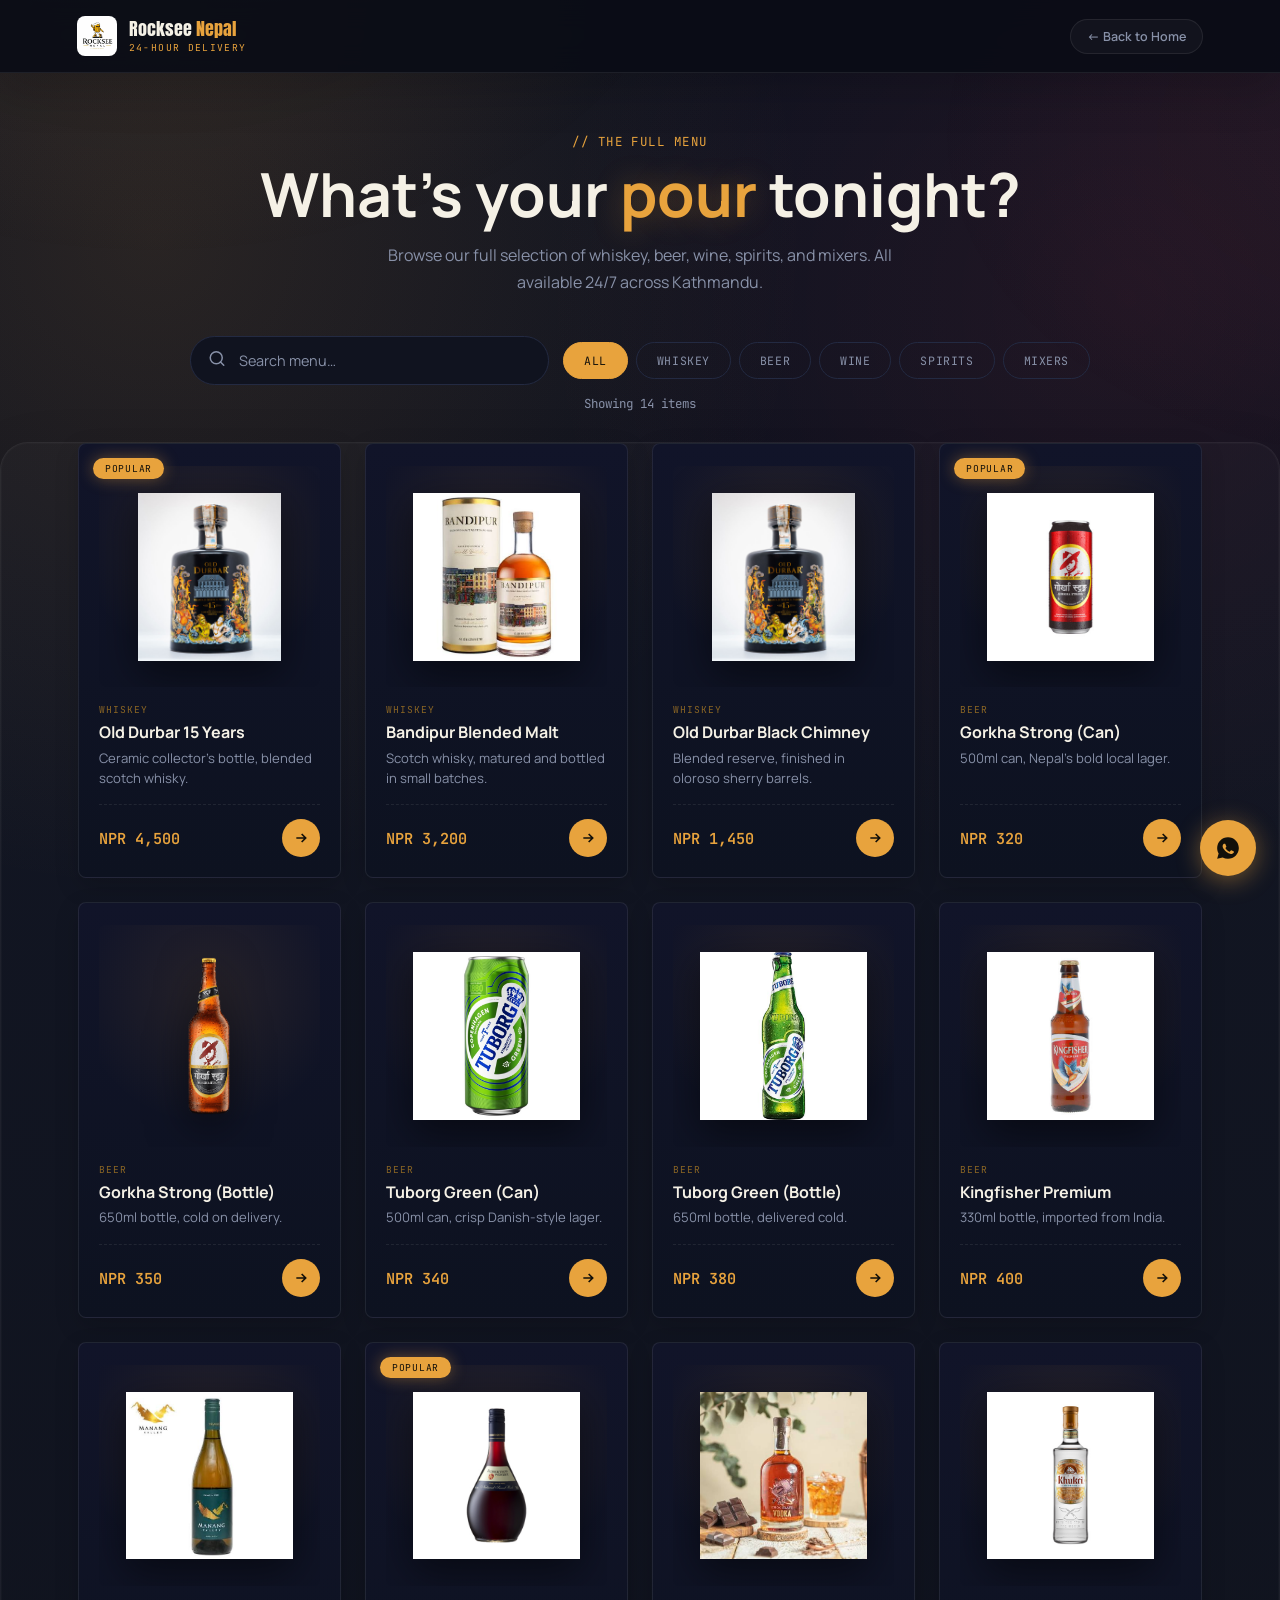
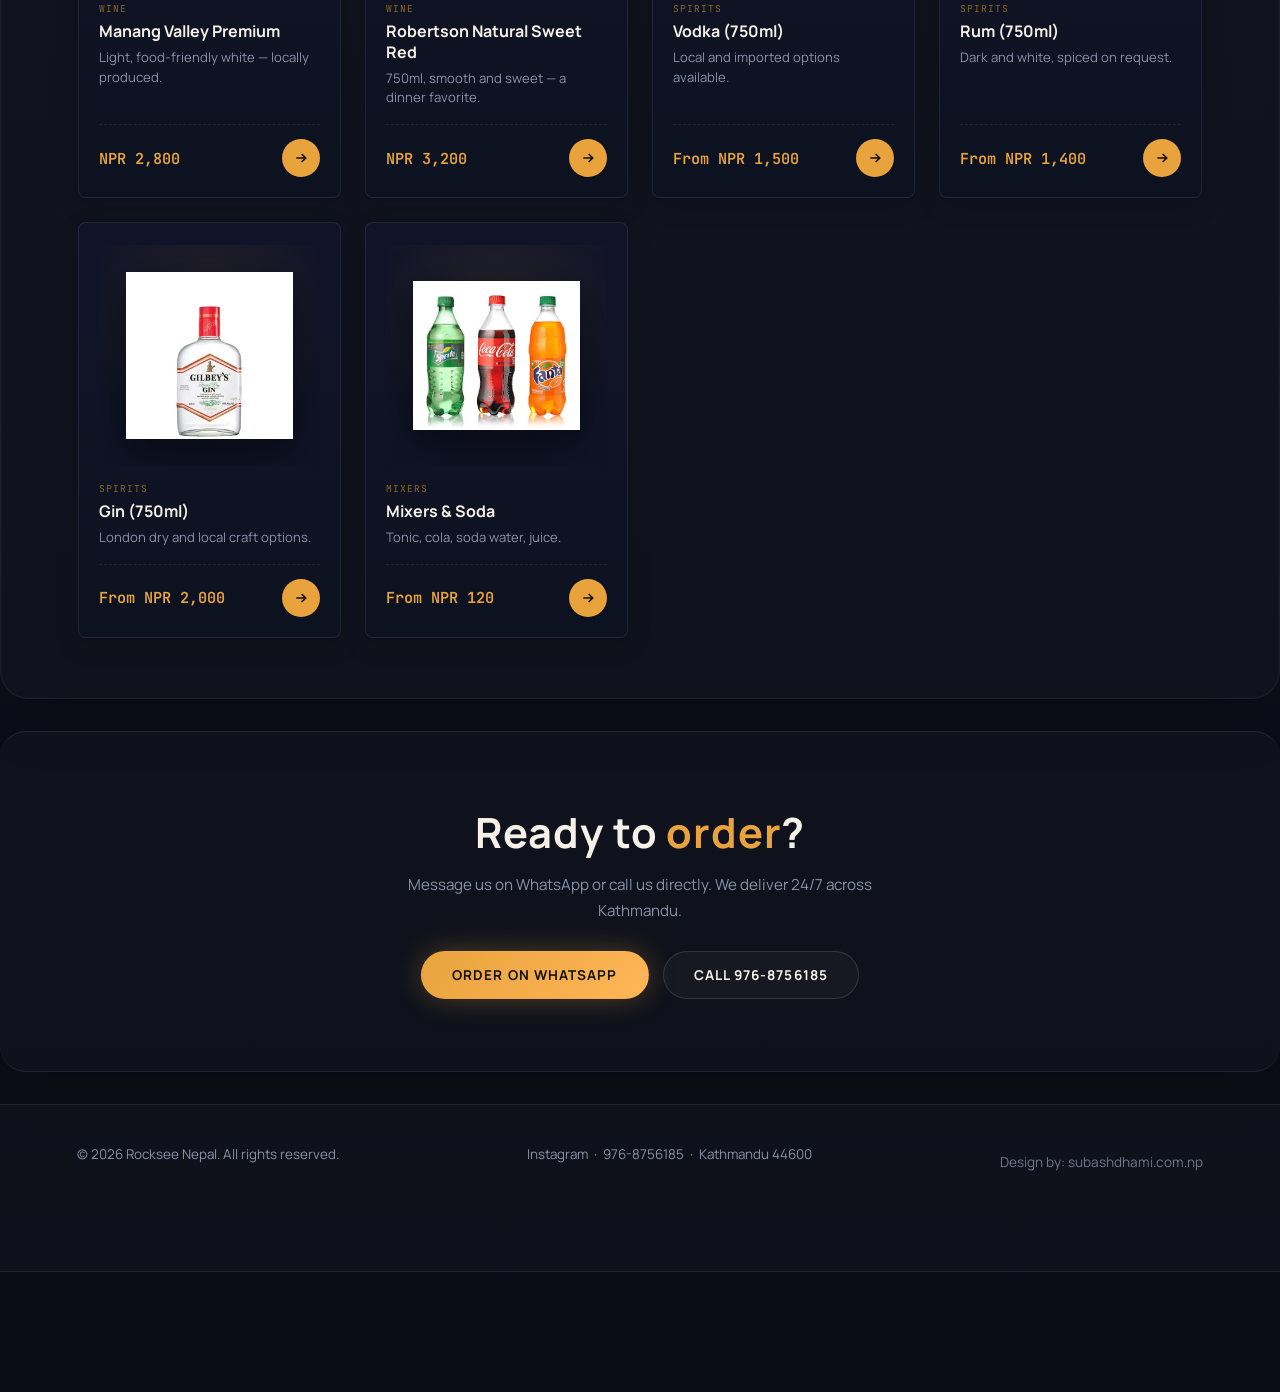
<file: menu.html>
<!DOCTYPE html>
<html lang="en">
<head>
    <meta charset="UTF-8" />
    <meta name="viewport" content="width=device-width, initial-scale=1.0" />
    <title>Menu — Rocksee Nepal | 24-Hour Liquor Delivery</title>
    <meta name="description" content="Browse Rocksee Nepal's full menu of whiskey, beer, wine, spirits, and mixers. Order 24/7 in Kathmandu." />
    <link rel="preconnect" href="https://fonts.googleapis.com" />
    <link href="https://fonts.googleapis.com/css2?family=Anton&family=Manrope:wght@400;500;600;700;800&family=JetBrains+Mono:wght@400;500&display=swap" rel="stylesheet" />
    <link rel="stylesheet" href="menu.css">
    <style>
        /* Responsive menu layout */
        @media (max-width: 700px) {
            .menu-header {
                display: flex;
                align-items: center;
                justify-content: space-between;
                padding: 14px 16px;
                gap: 10px;
            }

            .menu-header .logo {
                min-width: 0;
            }

            .menu-header .logo img {
                width: 42px;
                height: 42px;
            }

            .menu-header .brand {
                font-size: 20px;
            }

            .menu-header .sub {
                font-size: 9px;
            }

            .back-btn {
                padding: 9px 10px;
                font-size: 11px;
                white-space: nowrap;
            }

            .menu-hero {
                padding: 48px 20px 32px;
            }

            .menu-hero h1 {
                font-size: clamp(38px, 12vw, 58px);
                line-height: .98;
            }

            .menu-hero p {
                font-size: 14px;
                line-height: 1.55;
            }

            .menu-controls {
                padding: 18px 16px 10px;
            }

            .controls-wrap {
                display: block;
            }

            .search-box {
                width: 100%;
                min-height: 48px;
            }

            .category-filters {
                display: flex;
                flex-wrap: nowrap;
                gap: 8px;
                margin-top: 14px;
                padding-bottom: 8px;
                overflow-x: auto;
                scrollbar-width: none;
                -webkit-overflow-scrolling: touch;
            }

            .category-filters::-webkit-scrollbar {
                display: none;
            }

            .filter-btn {
                flex: 0 0 auto;
                min-height: 38px;
                padding: 8px 15px;
            }

            .results-count {
                margin-top: 8px;
                font-size: 11px;
            }

            .menu-grid-section {
                padding: 18px 16px 40px;
            }

            .menu-grid {
                grid-template-columns: repeat(2, minmax(0, 1fr));
                gap: 12px;
            }

            .menu-item-card {
                min-width: 0;
                padding: 10px;
            }

            .image-wrap {
                aspect-ratio: 1 / 1;
            }

            .item-name {
                font-size: 14px;
                line-height: 1.15;
            }

            .item-desc {
                min-height: 34px;
                font-size: 10px;
                line-height: 1.35;
            }

            .item-price {
                font-size: 12px;
            }

            .order-link-btn {
                width: 30px;
                height: 30px;
            }
        }

        @media (max-width: 390px) {
            .menu-grid {
                grid-template-columns: 1fr;
            }

            .menu-item-card {
                display: grid;
                grid-template-columns: 96px minmax(0, 1fr);
                gap: 0 12px;
            }

            .menu-item-card .image-wrap {
                grid-row: 1 / span 4;
            }
        }
    </style>
</head>
<body>

    <!-- ============================================================
    HEADER
    ============================================================ -->
    <header class="menu-header">
        <a href="index.html" class="logo">
            <img src="rockseenepal.jpg" alt="Rocksee Nepal" />
            <div>
                <span class="brand">Rocksee <span>Nepal</span></span>
                <span class="sub">24-Hour Delivery</span>
            </div>
        </a>
        <div class="header-actions">
            <a href="index.html" class="back-btn">
                <span>← Back to Home</span>
            </a>
            <!-- <a href="https://wa.me/9768756185" target="_blank" class="whatsapp-btn">
                <svg viewBox="0 0 24 24" fill="currentColor">
                    <path d="M12 2C6.48 2 2 6.48 2 12c0 1.85.5 3.58 1.35 5.08L2 22l5.08-1.32A9.94 9.94 0 0 0 12 22c5.52 0 10-4.48 10-10S17.52 2 12 2zm5.2 14.2c-.22.62-1.28 1.2-1.77 1.24-.45.05-.9.24-3.02-.63-2.56-1.05-4.2-3.63-4.33-3.8-.13-.17-1.03-1.37-1.03-2.61 0-1.24.65-1.85.88-2.1.22-.24.5-.3.66-.3.17 0 .33 0 .48.01.15.01.36-.06.56.43.22.53.73 1.83.8 1.96.06.13.1.28.02.45-.08.17-.13.28-.26.43-.13.15-.27.34-.39.46-.13.13-.26.27-.11.53.15.26.67 1.1 1.44 1.79 1 .89 1.83 1.16 2.09 1.29.26.13.41.11.56-.07.15-.17.65-.76.82-1.02.17-.26.35-.22.58-.13.24.09 1.51.71 1.77.84.26.13.43.19.5.3.06.11.06.63-.16 1.25z"/>
                </svg>
                <span>Order</span>
            </a> -->
        </div>
    </header>

    <!-- ============================================================
    HERO
    ============================================================ -->
    <section class="menu-hero">
        <div class="eyebrow">// The Full Menu</div>
        <h1>What's your <span class="highlight">pour</span> tonight?</h1>
        <p>Browse our full selection of whiskey, beer, wine, spirits, and mixers. All available 24/7 across Kathmandu.</p>
    </section>

    <!-- ============================================================
    SEARCH & FILTERS
    ============================================================ -->
    <section class="menu-controls">
        <div class="controls-wrap">
            <div class="search-box">
                <span class="search-icon">
                    <svg viewBox="0 0 24 24" fill="none" stroke="currentColor" stroke-width="2" stroke-linecap="round">
                        <circle cx="11" cy="11" r="8"/>
                        <path d="M21 21l-4.35-4.35"/>
                    </svg>
                </span>
                <input type="text" id="searchInput" placeholder="Search menu…" aria-label="Search menu items" />
            </div>
            <div class="category-filters" id="categoryFilters">
                <button class="filter-btn active" data-category="all">All</button>
                <button class="filter-btn" data-category="whiskey">Whiskey</button>
                <button class="filter-btn" data-category="beer">Beer</button>
                <button class="filter-btn" data-category="wine">Wine</button>
                <button class="filter-btn" data-category="spirits">Spirits</button>
                <button class="filter-btn" data-category="mixers">Mixers</button>
            </div>
        </div>
        <div class="results-count" id="resultsCount">Showing all items</div>
    </section>

    <!-- ============================================================
    MENU GRID
    ============================================================ -->
    <section class="menu-grid-section">
        <div class="menu-grid" id="menuGrid">

            <!-- ========== WHISKEY ========== -->
            <div class="menu-item-card" data-category="whiskey" data-name="Old Durbar 15 Years Ceramic">
                <span class="badge amber">Popular</span>
                <div class="image-wrap">
                    <img src="img/old durbar ceramic Nepali Whisky.jpg" alt="Old Durbar 15 Years Ceramic" loading="lazy" />
                </div>
                <div class="item-category">Whiskey</div>
                <div class="item-name">Old Durbar 15 Years</div>
                <div class="item-desc">Ceramic collector's bottle, blended scotch whisky.</div>
                <div class="item-footer">
                    <span class="item-price">NPR 4,500</span>
                    <a href="https://wa.me/9768756185?text=Hi%2C%20I'd%20like%20to%20order%20Old%20Durbar%2015%20Years%20(Ceramic)" target="_blank" class="order-link-btn" aria-label="Order on WhatsApp">
                        <svg viewBox="0 0 24 24" fill="none" stroke="currentColor" stroke-width="2.5"><path d="M5 12h14M13 6l6 6-6 6"/></svg>
                    </a>
                </div>
            </div>

            <div class="menu-item-card" data-category="whiskey" data-name="Bandipur Blended Malt Scotch Whisky">
                <div class="image-wrap">
                    <img src="img/Bandipur Blended Malt Scotch Whisky - 750ML.jpg" alt="Bandipur Blended Malt Scotch Whisky" loading="lazy" />
                </div>
                <div class="item-category">Whiskey</div>
                <div class="item-name">Bandipur Blended Malt</div>
                <div class="item-desc">Scotch whisky, matured and bottled in small batches.</div>
                <div class="item-footer">
                    <span class="item-price">NPR 3,200</span>
                    <a href="https://wa.me/9768756185?text=Hi%2C%20I'd%20like%20to%20order%20Bandipur%20Blended%20Malt%20Scotch%20Whisky" target="_blank" class="order-link-btn" aria-label="Order on WhatsApp">
                        <svg viewBox="0 0 24 24" fill="none" stroke="currentColor" stroke-width="2.5"><path d="M5 12h14M13 6l6 6-6 6"/></svg>
                    </a>
                </div>
            </div>

            <div class="menu-item-card" data-category="whiskey" data-name="Old Durbar Black Chimney Reserve Whisky">
                <div class="image-wrap">
                    <img src="img/old durbar ceramic Nepali Whisky.jpg" alt="Old Durbar Black Chimney Reserve" loading="lazy" />
                </div>
                <div class="item-category">Whiskey</div>
                <div class="item-name">Old Durbar Black Chimney</div>
                <div class="item-desc">Blended reserve, finished in oloroso sherry barrels.</div>
                <div class="item-footer">
                    <span class="item-price">NPR 1,450</span>
                    <a href="https://wa.me/9768756185?text=Hi%2C%20I'd%20like%20to%20order%20Old%20Durbar%20Black%20Chimney" target="_blank" class="order-link-btn" aria-label="Order on WhatsApp">
                        <svg viewBox="0 0 24 24" fill="none" stroke="currentColor" stroke-width="2.5"><path d="M5 12h14M13 6l6 6-6 6"/></svg>
                    </a>
                </div>
            </div>

            <!-- ========== BEER ========== -->
            <div class="menu-item-card" data-category="beer" data-name="Gorkha Strong Can">
                <span class="badge amber">Popular</span>
                <div class="image-wrap">
                    <img src="img/Gorkha-Strong-Can-500ML.jpg" alt="Gorkha Strong Can" loading="lazy" />
                </div>
                <div class="item-category">Beer</div>
                <div class="item-name">Gorkha Strong (Can)</div>
                <div class="item-desc">500ml can, Nepal's bold local lager.</div>
                <div class="item-footer">
                    <span class="item-price">NPR 320</span>
                    <a href="https://wa.me/9768756185?text=Hi%2C%20I'd%20like%20to%20order%20Gorkha%20Strong%20Can" target="_blank" class="order-link-btn" aria-label="Order on WhatsApp">
                        <svg viewBox="0 0 24 24" fill="none" stroke="currentColor" stroke-width="2.5"><path d="M5 12h14M13 6l6 6-6 6"/></svg>
                    </a>
                </div>
            </div>

            <div class="menu-item-card" data-category="beer" data-name="Gorkha Strong Bottle">
                <div class="image-wrap">
                    <img src="img/Gorkha Strong.png" alt="Gorkha Strong Bottle" loading="lazy" />
                </div>
                <div class="item-category">Beer</div>
                <div class="item-name">Gorkha Strong (Bottle)</div>
                <div class="item-desc">650ml bottle, cold on delivery.</div>
                <div class="item-footer">
                    <span class="item-price">NPR 350</span>
                    <a href="https://wa.me/9768756185?text=Hi%2C%20I'd%20like%20to%20order%20Gorkha%20Strong%20Bottle" target="_blank" class="order-link-btn" aria-label="Order on WhatsApp">
                        <svg viewBox="0 0 24 24" fill="none" stroke="currentColor" stroke-width="2.5"><path d="M5 12h14M13 6l6 6-6 6"/></svg>
                    </a>
                </div>
            </div>

            <div class="menu-item-card" data-category="beer" data-name="Tuborg Green Can">
                <div class="image-wrap">
                    <img src="img/tuborg can.jpg" alt="Tuborg Green Can" loading="lazy" />
                </div>
                <div class="item-category">Beer</div>
                <div class="item-name">Tuborg Green (Can)</div>
                <div class="item-desc">500ml can, crisp Danish-style lager.</div>
                <div class="item-footer">
                    <span class="item-price">NPR 340</span>
                    <a href="https://wa.me/9768756185?text=Hi%2C%20I'd%20like%20to%20order%20Tuborg%20Green%20Can" target="_blank" class="order-link-btn" aria-label="Order on WhatsApp">
                        <svg viewBox="0 0 24 24" fill="none" stroke="currentColor" stroke-width="2.5"><path d="M5 12h14M13 6l6 6-6 6"/></svg>
                    </a>
                </div>
            </div>

            <div class="menu-item-card" data-category="beer" data-name="Tuborg Green Bottle">
                <div class="image-wrap">
                    <img src="img/Tubirg.jpg" alt="Tuborg Green Bottle" loading="lazy" />
                </div>
                <div class="item-category">Beer</div>
                <div class="item-name">Tuborg Green (Bottle)</div>
                <div class="item-desc">650ml bottle, delivered cold.</div>
                <div class="item-footer">
                    <span class="item-price">NPR 380</span>
                    <a href="https://wa.me/9768756185?text=Hi%2C%20I'd%20like%20to%20order%20Tuborg%20Green%20Bottle" target="_blank" class="order-link-btn" aria-label="Order on WhatsApp">
                        <svg viewBox="0 0 24 24" fill="none" stroke="currentColor" stroke-width="2.5"><path d="M5 12h14M13 6l6 6-6 6"/></svg>
                    </a>
                </div>
            </div>

            <div class="menu-item-card" data-category="beer" data-name="Kingfisher Premium Beer">
                <div class="image-wrap">
                    <img src="img/Kingfisher_Premium_Beer_From_India.jpg" alt="Kingfisher Premium" loading="lazy" />
                </div>
                <div class="item-category">Beer</div>
                <div class="item-name">Kingfisher Premium</div>
                <div class="item-desc">330ml bottle, imported from India.</div>
                <div class="item-footer">
                    <span class="item-price">NPR 400</span>
                    <a href="https://wa.me/9768756185?text=Hi%2C%20I'd%20like%20to%20order%20Kingfisher%20Premium" target="_blank" class="order-link-btn" aria-label="Order on WhatsApp">
                        <svg viewBox="0 0 24 24" fill="none" stroke="currentColor" stroke-width="2.5"><path d="M5 12h14M13 6l6 6-6 6"/></svg>
                    </a>
                </div>
            </div>

            <!-- ========== WINE ========== -->
            <div class="menu-item-card" data-category="wine" data-name="Manang Valley Premium Wine">
                <div class="image-wrap">
                    <img src="img/Manag Valley.jpg" alt="Manang Valley Premium Wine" loading="lazy" />
                </div>
                <div class="item-category">Wine</div>
                <div class="item-name">Manang Valley Premium</div>
                <div class="item-desc">Light, food-friendly white — locally produced.</div>
                <div class="item-footer">
                    <span class="item-price">NPR 2,800</span>
                    <a href="https://wa.me/9768756185?text=Hi%2C%20I'd%20like%20to%20order%20Manang%20Valley%20Premium%20Wine" target="_blank" class="order-link-btn" aria-label="Order on WhatsApp">
                        <svg viewBox="0 0 24 24" fill="none" stroke="currentColor" stroke-width="2.5"><path d="M5 12h14M13 6l6 6-6 6"/></svg>
                    </a>
                </div>
            </div>

            <div class="menu-item-card" data-category="wine" data-name="Robertson Winery Natural Sweet Red">
                <span class="badge amber">Popular</span>
                <div class="image-wrap">
                    <img src="img/Robertson-Winery-Natural-Sweet-Red-750ML.jpg" alt="Robertson Natural Sweet Red" loading="lazy" />
                </div>
                <div class="item-category">Wine</div>
                <div class="item-name">Robertson Natural Sweet Red</div>
                <div class="item-desc">750ml, smooth and sweet — a dinner favorite.</div>
                <div class="item-footer">
                    <span class="item-price">NPR 3,200</span>
                    <a href="https://wa.me/9768756185?text=Hi%2C%20I'd%20like%20to%20order%20Robertson%20Natural%20Sweet%20Red" target="_blank" class="order-link-btn" aria-label="Order on WhatsApp">
                        <svg viewBox="0 0 24 24" fill="none" stroke="currentColor" stroke-width="2.5"><path d="M5 12h14M13 6l6 6-6 6"/></svg>
                    </a>
                </div>
            </div>

            <!-- ========== SPIRITS ========== -->
            <div class="menu-item-card" data-category="spirits" data-name="Vodka">
                <div class="image-wrap">
                    <img src="img/Votka.jpg" alt="Vodka" loading="lazy" />
                </div>
                <div class="item-category">Spirits</div>
                <div class="item-name">Vodka (750ml)</div>
                <div class="item-desc">Local and imported options available.</div>
                <div class="item-footer">
                    <span class="item-price">From NPR 1,500</span>
                    <a href="https://wa.me/9768756185?text=Hi%2C%20I'd%20like%20to%20order%20Vodka" target="_blank" class="order-link-btn" aria-label="Order on WhatsApp">
                        <svg viewBox="0 0 24 24" fill="none" stroke="currentColor" stroke-width="2.5"><path d="M5 12h14M13 6l6 6-6 6"/></svg>
                    </a>
                </div>
            </div>

            <div class="menu-item-card" data-category="spirits" data-name="Rum">
                <div class="image-wrap">
                    <img src="img/rum.jpg" alt="Rum" loading="lazy" />
                </div>
                <div class="item-category">Spirits</div>
                <div class="item-name">Rum (750ml)</div>
                <div class="item-desc">Dark and white, spiced on request.</div>
                <div class="item-footer">
                    <span class="item-price">From NPR 1,400</span>
                    <a href="https://wa.me/9768756185?text=Hi%2C%20I'd%20like%20to%20order%20Rum" target="_blank" class="order-link-btn" aria-label="Order on WhatsApp">
                        <svg viewBox="0 0 24 24" fill="none" stroke="currentColor" stroke-width="2.5"><path d="M5 12h14M13 6l6 6-6 6"/></svg>
                    </a>
                </div>
            </div>

            <div class="menu-item-card" data-category="spirits" data-name="Gin">
                <div class="image-wrap">
                    <img src="img/gin.jpg" alt="Gin" loading="lazy" />
                </div>
                <div class="item-category">Spirits</div>
                <div class="item-name">Gin (750ml)</div>
                <div class="item-desc">London dry and local craft options.</div>
                <div class="item-footer">
                    <span class="item-price">From NPR 2,000</span>
                    <a href="https://wa.me/9768756185?text=Hi%2C%20I'd%20like%20to%20order%20Gin" target="_blank" class="order-link-btn" aria-label="Order on WhatsApp">
                        <svg viewBox="0 0 24 24" fill="none" stroke="currentColor" stroke-width="2.5"><path d="M5 12h14M13 6l6 6-6 6"/></svg>
                    </a>
                </div>
            </div>

            <!-- ========== MIXERS ========== -->
            <div class="menu-item-card" data-category="mixers" data-name="Mixers and Soda">
                <div class="image-wrap">
                    <img src="img/cola4.jpg" alt="Mixers and soda" loading="lazy" />
                </div>
                <div class="item-category">Mixers</div>
                <div class="item-name">Mixers &amp; Soda</div>
                <div class="item-desc">Tonic, cola, soda water, juice.</div>
                <div class="item-footer">
                    <span class="item-price">From NPR 120</span>
                    <a href="https://wa.me/9768756185?text=Hi%2C%20I'd%20like%20to%20order%20mixers" target="_blank" class="order-link-btn" aria-label="Order on WhatsApp">
                        <svg viewBox="0 0 24 24" fill="none" stroke="currentColor" stroke-width="2.5"><path d="M5 12h14M13 6l6 6-6 6"/></svg>
                    </a>
                </div>
            </div>

            <!-- ========== EMPTY STATE ========== -->
            <div class="no-results" id="noResults">
                <svg viewBox="0 0 24 24" fill="none" stroke="currentColor" stroke-width="1.8">
                    <circle cx="12" cy="12" r="9"/>
                    <path d="M12 8v5M12 16h.01"/>
                </svg>
                <h3>No items found</h3>
                <p>Try adjusting your search or filter.</p>
            </div>

        </div>
    </section>

    <!-- ============================================================
    CTA BANNER
    ============================================================ -->
    <section class="menu-cta">
        <h2>Ready to <span style="color:var(--amber);">order</span>?</h2>
        <p>Message us on WhatsApp or call us directly. We deliver 24/7 across Kathmandu.</p>
        <div class="cta-btns">
            <a href="https://wa.me/9768756185" target="_blank" class="btn btn-primary">Order on WhatsApp</a>
            <a href="tel:9768756185" class="btn btn-ghost">Call 976-8756185</a>
        </div>
    </section>

    <!-- ============================================================
    FOOTER
    ============================================================ -->
    <footer>
  <div>© <span id="year"></span> Rocksee Nepal. All rights reserved.</div>
  <div><a href="https://www.instagram.com/rockseenepal/" target="_blank">Instagram</a> &nbsp;·&nbsp; <a href="tel:9768756185">976-8756185</a> &nbsp;·&nbsp; Kathmandu 44600</div>
  <div style="margin-top:0.5rem; font-size:0.85rem; opacity:0.8;">Design by: <a href="https://subashdhami.com.np" target="_blank">subashdhami.com.np</a></div>
</footer>

    <!-- ============================================================
    FLOATING WHATSAPP
    ============================================================ -->
    <a class="wa-float" href="https://wa.me/9768756185" target="_blank" aria-label="Order on WhatsApp">
        <svg viewBox="0 0 24 24" fill="currentColor">
            <path d="M12 2C6.48 2 2 6.48 2 12c0 1.85.5 3.58 1.35 5.08L2 22l5.08-1.32A9.94 9.94 0 0 0 12 22c5.52 0 10-4.48 10-10S17.52 2 12 2zm5.2 14.2c-.22.62-1.28 1.2-1.77 1.24-.45.05-.9.24-3.02-.63-2.56-1.05-4.2-3.63-4.33-3.8-.13-.17-1.03-1.37-1.03-2.61 0-1.24.65-1.85.88-2.1.22-.24.5-.3.66-.3.17 0 .33 0 .48.01.15.01.36-.06.56.43.22.53.73 1.83.8 1.96.06.13.1.28.02.45-.08.17-.13.28-.26.43-.13.15-.27.34-.39.46-.13.13-.26.27-.11.53.15.26.67 1.1 1.44 1.79 1 .89 1.83 1.16 2.09 1.29.26.13.41.11.56-.07.15-.17.65-.76.82-1.02.17-.26.35-.22.58-.13.24.09 1.51.71 1.77.84.26.13.43.19.5.3.06.11.06.63-.16 1.25z"/>
        </svg>
    </a>

    <!-- ============================================================
    SCRIPTS
    ============================================================ -->
    <script>
        // Set current year in footer
        document.getElementById('year').textContent = new Date().getFullYear();

        // ============================================================
        // SEARCH & FILTER LOGIC
        // ============================================================
        const searchInput = document.getElementById('searchInput');
        const filterButtons = document.querySelectorAll('.filter-btn');
        const menuItems = document.querySelectorAll('.menu-item-card');
        const noResults = document.getElementById('noResults');
        const resultsCount = document.getElementById('resultsCount');

        let currentFilter = 'all';
        let currentSearch = '';

        function filterMenu() {
            let visibleCount = 0;

            menuItems.forEach(item => {
                const category = item.dataset.category;
                const name = item.dataset.name.toLowerCase();
                const searchMatch = name.includes(currentSearch.toLowerCase());
                const categoryMatch = currentFilter === 'all' || category === currentFilter;

                if (searchMatch && categoryMatch) {
                    item.classList.remove('hidden');
                    visibleCount++;
                } else {
                    item.classList.add('hidden');
                }
            });

            // Update results count
            if (visibleCount === 0) {
                noResults.classList.add('visible');
                resultsCount.textContent = 'No items found';
            } else {
                noResults.classList.remove('visible');
                resultsCount.textContent = `Showing ${visibleCount} item${visibleCount > 1 ? 's' : ''}`;
            }
        }

        // Search input
        searchInput.addEventListener('input', (e) => {
            currentSearch = e.target.value.trim();
            filterMenu();
        });

        // Filter buttons
        filterButtons.forEach(btn => {
            btn.addEventListener('click', () => {
                filterButtons.forEach(b => b.classList.remove('active'));
                btn.classList.add('active');
                currentFilter = btn.dataset.category;
                filterMenu();
            });
        });

        // Initial render
        filterMenu();
    </script>

</body>
</html>
</file>
<file: menu.css>
/* ============================================================
           ROCKSEE NEPAL — MENU PAGE STYLES
           ============================================================ */
        :root {
            --bg: #0A0D16;
            --bg-panel: #10131f;
            --bg-panel2: #151a2c;
            --amber: #E8A33D;
            --amber-deep: #B97324;
            --amber-dim: #8a6524;
            --red: #FF4757;
            --cream: #F5F1E6;
            --muted: #8891A8;
            --line: #232a42;
            --radius: 8px;
            --ease: cubic-bezier(.22, .7, .24, 1);
            --shadow: 0 16px 40px rgba(0, 0, 0, 0.5);
        }

        * {
            box-sizing: border-box;
            margin: 0;
            padding: 0;
        }

        html {
            scroll-behavior: smooth;
        }

        body {
            background:
                radial-gradient(circle at 12% 8%, rgba(232, 163, 61, 0.12), transparent 22%),
                radial-gradient(circle at 88% 10%, rgba(255, 71, 87, 0.08), transparent 20%),
                linear-gradient(180deg, #0f1321 0%, var(--bg) 100%);
            color: var(--cream);
            font-family: 'Manrope', sans-serif;
            -webkit-font-smoothing: antialiased;
            overflow-x: hidden;
            padding-bottom: 120px;
        }

        .display {
            font-family: 'Anton', sans-serif;
            text-transform: uppercase;
            letter-spacing: 0.01em;
        }

        .mono {
            font-family: 'JetBrains Mono', monospace;
        }

        a {
            color: inherit;
            text-decoration: none;
        }

        img {
            display: block;
            max-width: 100%;
        }

        ::selection {
            background: var(--amber);
            color: #12100a;
        }

        :focus-visible {
            outline: 2px solid var(--amber);
            outline-offset: 3px;
            border-radius: 4px;
        }

        /* Ambient background glow */
        body::before {
            content: "";
            position: fixed;
            inset: 0;
            background-image:
                radial-gradient(ellipse 900px 550px at 12% -8%, rgba(232, 163, 61, 0.08), transparent 60%),
                radial-gradient(ellipse 750px 550px at 108% 15%, rgba(255, 71, 87, 0.06), transparent 60%);
            pointer-events: none;
            z-index: 0;
        }

        /* ============================================================
           HEADER
           ============================================================ */
        .menu-header {
            position: sticky;
            top: 0;
            z-index: 80;
            display: flex;
            align-items: center;
            justify-content: space-between;
            padding: 16px 6vw;
            background: rgba(10, 13, 22, 0.92);
            backdrop-filter: blur(14px);
            border-bottom: 1px solid rgba(255, 255, 255, 0.08);
            box-shadow: 0 18px 45px rgba(0, 0, 0, 0.16);
        }

        .menu-header .logo {
            display: flex;
            align-items: center;
            gap: 12px;
            text-decoration: none;
            color: inherit;
        }

        .menu-header .logo img {
            width: 40px;
            height: 40px;
            border-radius: 8px;
            object-fit: cover;
        }

        .menu-header .logo .brand {
            font-family: 'Anton', sans-serif;
            font-size: 1.1rem;
            color: var(--cream);
            line-height: 1.1;
        }

        .menu-header .logo .brand span {
            color: var(--amber);
        }

        .menu-header .logo .sub {
            font-family: 'JetBrains Mono', monospace;
            font-size: 0.6rem;
            letter-spacing: 0.14em;
            color: var(--amber);
            text-transform: uppercase;
            display: block;
        }

        .header-actions {
            display: flex;
            align-items: center;
            gap: 14px;
        }

        .header-actions .back-btn {
            font-size: 0.78rem;
            color: var(--muted);
            padding: 8px 16px;
            border: 1px solid rgba(255, 255, 255, 0.08);
            border-radius: 100px;
            transition: all 0.2s var(--ease);
            font-family: 'Manrope', sans-serif;
            font-weight: 600;
            background: rgba(255, 255, 255, 0.03);
        }

        .header-actions .back-btn:hover {
            border-color: var(--amber-dim);
            color: var(--cream);
        }

        .header-actions .whatsapp-btn {
            background: var(--amber);
            color: #12100a;
            padding: 10px 20px;
            border-radius: 100px;
            font-weight: 700;
            font-size: 0.78rem;
            letter-spacing: 0.06em;
            text-transform: uppercase;
            transition: all 0.2s var(--ease);
            display: flex;
            align-items: center;
            gap: 8px;
        }

        .header-actions .whatsapp-btn:hover {
            transform: scale(1.04);
            box-shadow: 0 0 28px rgba(232, 163, 61, 0.4);
        }

        .header-actions .whatsapp-btn svg {
            width: 18px;
            height: 18px;
        }

        @media (max-width: 600px) {
            .menu-header .logo .brand {
                font-size: 0.9rem;
            }
            .header-actions .back-btn span {
                display: none;
            }
            .header-actions .whatsapp-btn {
                padding: 8px 14px;
                font-size: 0.7rem;
            }
            .header-actions .whatsapp-btn span {
                display: none;
            }
        }

        /* ============================================================
           HERO SECTION — MENU
           ============================================================ */
        .menu-hero {
            padding: 60px 6vw 40px;
            text-align: center;
            position: relative;
            z-index: 1;
        }

        .menu-hero .eyebrow {
            font-family: 'JetBrains Mono', monospace;
            font-size: 0.78rem;
            color: var(--amber);
            letter-spacing: 0.12em;
            text-transform: uppercase;
            margin-bottom: 12px;
        }

        .menu-hero h1 {
            font-size: clamp(2.2rem, 5vw, 3.8rem);
            color: var(--cream);
            line-height: 1.05;
        }

        .menu-hero h1 .highlight {
            color: var(--amber);
            text-shadow: 0 0 30px rgba(232, 163, 61, 0.3);
        }

        .menu-hero p {
            color: var(--muted);
            max-width: 560px;
            margin: 16px auto 0;
            font-size: 1rem;
            line-height: 1.7;
        }

        /* ============================================================
           SEARCH & FILTERS
           ============================================================ */
        .menu-controls {
            padding: 0 6vw 30px;
            position: relative;
            z-index: 1;
        }

        .menu-controls .controls-wrap {
            display: flex;
            flex-wrap: wrap;
            gap: 14px;
            align-items: center;
            justify-content: center;
            max-width: 900px;
            margin: 0 auto;
        }

        .search-box {
            flex: 1;
            min-width: 200px;
            position: relative;
        }

        .search-box input {
            width: 100%;
            padding: 14px 20px 14px 48px;
            background: var(--bg-panel);
            border: 1px solid var(--line);
            border-radius: 100px;
            color: var(--cream);
            font-family: 'Manrope', sans-serif;
            font-size: 0.9rem;
            transition: border-color 0.25s var(--ease), box-shadow 0.25s var(--ease);
        }

        .search-box input::placeholder {
            color: var(--muted);
        }

        .search-box input:focus {
            border-color: var(--amber);
            box-shadow: 0 0 0 4px rgba(232, 163, 61, 0.12);
            outline: none;
        }

        .search-box .search-icon {
            position: absolute;
            left: 18px;
            top: 50%;
            transform: translateY(-50%);
            color: var(--muted);
            pointer-events: none;
        }

        .search-box .search-icon svg {
            width: 18px;
            height: 18px;
        }

        .category-filters {
            display: flex;
            flex-wrap: wrap;
            gap: 8px;
            justify-content: center;
        }

        .category-filters .filter-btn {
            padding: 10px 20px;
            border: 1px solid var(--line);
            border-radius: 100px;
            background: transparent;
            color: var(--muted);
            font-family: 'JetBrains Mono', monospace;
            font-size: 0.72rem;
            letter-spacing: 0.05em;
            text-transform: uppercase;
            cursor: pointer;
            transition: all 0.2s var(--ease);
        }

        .category-filters .filter-btn:hover {
            border-color: var(--amber-dim);
            color: var(--cream);
        }

        .category-filters .filter-btn.active {
            background: var(--amber);
            color: #12100a;
            border-color: var(--amber);
        }

        .results-count {
            font-size: 0.78rem;
            color: var(--muted);
            font-family: 'JetBrains Mono', monospace;
            text-align: center;
            padding-top: 10px;
        }

        /* ============================================================
           MENU GRID
           ============================================================ */
        .menu-grid-section {
            padding: 0 6vw 60px;
            position: relative;
            z-index: 1;
            background: rgba(255, 255, 255, 0.02);
            border: 1px solid rgba(255, 255, 255, 0.05);
            border-radius: 28px;
            box-shadow: inset 0 0 0 1px rgba(255,255,255,0.02), 0 20px 60px rgba(0,0,0,0.12);
        }

        .menu-grid {
            display: grid;
            grid-template-columns: repeat(auto-fill, minmax(260px, 1fr));
            gap: 24px;
            max-width: 1400px;
            margin: 0 auto;
        }

        .menu-item-card {
            background: linear-gradient(180deg, #111429 0%, #0d1220 100%);
            border: 1px solid rgba(255, 255, 255, 0.08);
            border-radius: var(--radius);
            padding: 22px 20px 20px;
            display: flex;
            flex-direction: column;
            transition: all 0.3s var(--ease);
            position: relative;
            opacity: 1;
            transform: scale(1);
            box-shadow: 0 8px 24px rgba(0, 0, 0, 0.16);
        }

        .menu-item-card.hidden {
            display: none;
        }

        .menu-item-card:hover {
            transform: translateY(-8px);
            border-color: rgba(232, 163, 61, 0.45);
            box-shadow: 0 28px 48px rgba(0, 0, 0, 0.22);
            background: linear-gradient(180deg, #161c2d 0%, #111526 100%);
        }

        .menu-item-card .badge {
            position: absolute;
            top: 14px;
            left: 14px;
            z-index: 2;
            background: var(--red);
            color: #fff;
            font-family: 'JetBrains Mono', monospace;
            font-size: 0.6rem;
            letter-spacing: 0.08em;
            text-transform: uppercase;
            padding: 4px 12px;
            border-radius: 100px;
            box-shadow: 0 0 16px rgba(255, 71, 87, 0.4);
        }

        .menu-item-card .badge.amber {
            background: var(--amber);
            color: #12100a;
            box-shadow: 0 0 16px rgba(232, 163, 61, 0.4);
        }

        .menu-item-card .image-wrap {
            aspect-ratio: 1/1;
            border-radius: 6px;
            margin-bottom: 16px;
            overflow: hidden;
            background: radial-gradient(circle at 50% 30%, rgba(232, 163, 61, 0.10), transparent 70%);
            display: flex;
            align-items: center;
            justify-content: center;
            padding: 12px;
        }

        .menu-item-card .image-wrap img {
            max-width: 85%;
            max-height: 85%;
            width: auto;
            height: auto;
            object-fit: contain;
            filter: drop-shadow(0 12px 20px rgba(0, 0, 0, 0.5));
            transition: transform 0.4s var(--ease);
        }

        .menu-item-card:hover .image-wrap img {
            transform: scale(1.06) translateY(-3px);
        }

        .menu-item-card .item-category {
            font-family: 'JetBrains Mono', monospace;
            font-size: 0.6rem;
            letter-spacing: 0.1em;
            text-transform: uppercase;
            color: var(--amber-dim);
            margin-bottom: 6px;
        }

        .menu-item-card .item-name {
            font-weight: 700;
            font-size: 1rem;
            color: var(--cream);
            line-height: 1.3;
        }

        .menu-item-card .item-desc {
            color: var(--muted);
            font-size: 0.82rem;
            margin-top: 6px;
            line-height: 1.5;
            flex: 1;
        }

        .menu-item-card .item-footer {
            margin-top: 16px;
            padding-top: 14px;
            border-top: 1px dashed rgba(255, 255, 255, 0.08);
            display: flex;
            align-items: center;
            justify-content: space-between;
            gap: 12px;
        }

        .menu-item-card .item-price {
            font-family: 'JetBrains Mono', monospace;
            color: var(--amber);
            font-size: 0.95rem;
            font-weight: 600;
        }

        .menu-item-card .order-link-btn {
            width: 38px;
            height: 38px;
            border-radius: 50%;
            background: var(--amber);
            color: #12100a;
            display: flex;
            align-items: center;
            justify-content: center;
            transition: all 0.2s var(--ease);
            flex-shrink: 0;
            border: none;
            cursor: pointer;
        }

        .menu-item-card .order-link-btn:hover {
            transform: scale(1.12);
            background: #f0ae4c;
            box-shadow: 0 0 24px rgba(232, 163, 61, 0.35);
        }

        .menu-item-card .order-link-btn svg {
            width: 16px;
            height: 16px;
        }

        /* ============================================================
           EMPTY STATE
           ============================================================ */
        .no-results {
            display: none;
            text-align: center;
            padding: 60px 20px;
            color: var(--muted);
            grid-column: 1 / -1;
        }

        .no-results.visible {
            display: block;
        }

        .no-results svg {
            width: 48px;
            height: 48px;
            color: var(--amber-dim);
            margin-bottom: 16px;
        }

        .no-results h3 {
            font-size: 1.2rem;
            color: var(--cream);
            margin-bottom: 6px;
        }

        /* ============================================================
           CTA BANNER
           ============================================================ */
        .menu-cta {
            padding: 72px 6vw;
            text-align: center;
            border-top: 1px solid rgba(255, 255, 255, 0.08);
            border-bottom: 1px solid rgba(255, 255, 255, 0.08);
            position: relative;
            z-index: 1;
            background: rgba(255, 255, 255, 0.02);
            border-radius: 26px;
            box-shadow: 0 22px 58px rgba(0, 0, 0, 0.2);
            margin: 32px 0;
        }

        .menu-cta h2 {
            font-size: clamp(1.6rem, 3.5vw, 2.6rem);
            color: var(--cream);
            margin-bottom: 12px;
            letter-spacing: 0.02em;
        }

        .menu-cta p {
            color: var(--muted);
            max-width: 520px;
            margin: 0 auto 26px;
            font-size: 0.95rem;
            line-height: 1.75;
        }

        .menu-cta .cta-btns {
            display: flex;
            gap: 14px;
            justify-content: center;
            flex-wrap: wrap;
        }

        .btn {
            font-family: 'Manrope', sans-serif;
            font-weight: 700;
            font-size: 0.85rem;
            letter-spacing: 0.08em;
            text-transform: uppercase;
            padding: 14px 30px;
            border-radius: 100px;
            cursor: pointer;
            border: 1px solid transparent;
            transition: all 0.2s var(--ease);
            text-decoration: none;
            display: inline-flex;
            align-items: center;
            gap: 8px;
        }

        .btn:hover {
            transform: translateY(-2px);
        }

        .btn-primary {
            background: linear-gradient(135deg, #e8a33d 0%, #ffb657 100%);
            color: #12100a;
            box-shadow: 0 0 28px rgba(232, 163, 61, 0.3);
        }

        .btn-primary:hover {
            background: #f0ae4c;
            box-shadow: 0 0 40px rgba(232, 163, 61, 0.45);
        }

        .btn-ghost {
            background: rgba(255,255,255,0.03);
            color: var(--cream);
            border-color: rgba(255,255,255,0.12);
        }

        .btn-ghost:hover {
            border-color: var(--amber-dim);
            background: rgba(232, 163, 61, 0.08);
        }

        /* ============================================================
           FOOTER
           ============================================================ */
        footer {
            padding: 40px 6vw 100px;
            display: flex;
            justify-content: space-between;
            flex-wrap: wrap;
            gap: 18px;
            color: var(--muted);
            font-size: 0.84rem;
            background: rgba(255, 255, 255, 0.02);
            border-top: 1px solid rgba(255, 255, 255, 0.08);
            border-bottom: 1px solid rgba(255, 255, 255, 0.08);
            position: relative;
            z-index: 1;
        }

        footer a {
            color: var(--muted);
            transition: color 0.2s;
        }

        footer a:hover {
            color: var(--amber);
        }

        footer .disclaimer {
            max-width: 600px;
            line-height: 1.6;
        }

        /* ============================================================
           FLOATING WHATSAPP
           ============================================================ */
        .wa-float {
            position: fixed;
            bottom: 24px;
            right: 24px;
            z-index: 60;
            background: var(--amber);
            color: #12100a;
            width: 56px;
            height: 56px;
            border-radius: 50%;
            display: flex;
            align-items: center;
            justify-content: center;
            box-shadow: 0 4px 24px rgba(232, 163, 61, 0.45);
            text-decoration: none;
            transition: transform 0.2s var(--ease);
        }

        .wa-float:hover {
            transform: scale(1.08);
        }

        .wa-float svg {
            width: 26px;
            height: 26px;
        }

        /* ============================================================
           ANIMATIONS
           ============================================================ */
        @keyframes fadeUp {
            from {
                opacity: 0;
                transform: translateY(20px);
            }
            to {
                opacity: 1;
                transform: translateY(0);
            }
        }

        .menu-item-card {
            animation: fadeUp 0.5s var(--ease) both;
        }

        .menu-item-card:nth-child(1) {
            animation-delay: 0.03s;
        }
        .menu-item-card:nth-child(2) {
            animation-delay: 0.06s;
        }
        .menu-item-card:nth-child(3) {
            animation-delay: 0.09s;
        }
        .menu-item-card:nth-child(4) {
            animation-delay: 0.12s;
        }
        .menu-item-card:nth-child(5) {
            animation-delay: 0.15s;
        }
        .menu-item-card:nth-child(6) {
            animation-delay: 0.18s;
        }
        .menu-item-card:nth-child(7) {
            animation-delay: 0.21s;
        }
        .menu-item-card:nth-child(8) {
            animation-delay: 0.24s;
        }
        .menu-item-card:nth-child(9) {
            animation-delay: 0.27s;
        }
        .menu-item-card:nth-child(10) {
            animation-delay: 0.30s;
        }

        @media (prefers-reduced-motion: reduce) {
            .menu-item-card {
                animation: none;
                opacity: 1;
                transform: none;
            }
        }

        /* ============================================================
           RESPONSIVE TWEAKS
           ============================================================ */
        @media (max-width: 600px) {
            .menu-grid {
                grid-template-columns: repeat(auto-fill, minmax(160px, 1fr));
                gap: 16px;
            }

            .menu-item-card {
                padding: 16px 14px 14px;
            }

            .menu-item-card .item-name {
                font-size: 0.88rem;
            }

            .menu-item-card .item-desc {
                font-size: 0.74rem;
            }

            .menu-item-card .item-price {
                font-size: 0.82rem;
            }

            .menu-item-card .order-link-btn {
                width: 32px;
                height: 32px;
            }

            .menu-item-card .order-link-btn svg {
                width: 14px;
                height: 14px;
            }

            .category-filters .filter-btn {
                padding: 6px 14px;
                font-size: 0.65rem;
            }

            .search-box input {
                padding: 12px 16px 12px 40px;
                font-size: 0.82rem;
            }
        }

        @media (max-width: 400px) {
            .menu-grid {
                grid-template-columns: 1fr 1fr;
                gap: 12px;
            }

            .menu-item-card .image-wrap {
                padding: 6px;
            }
        }
</file>
